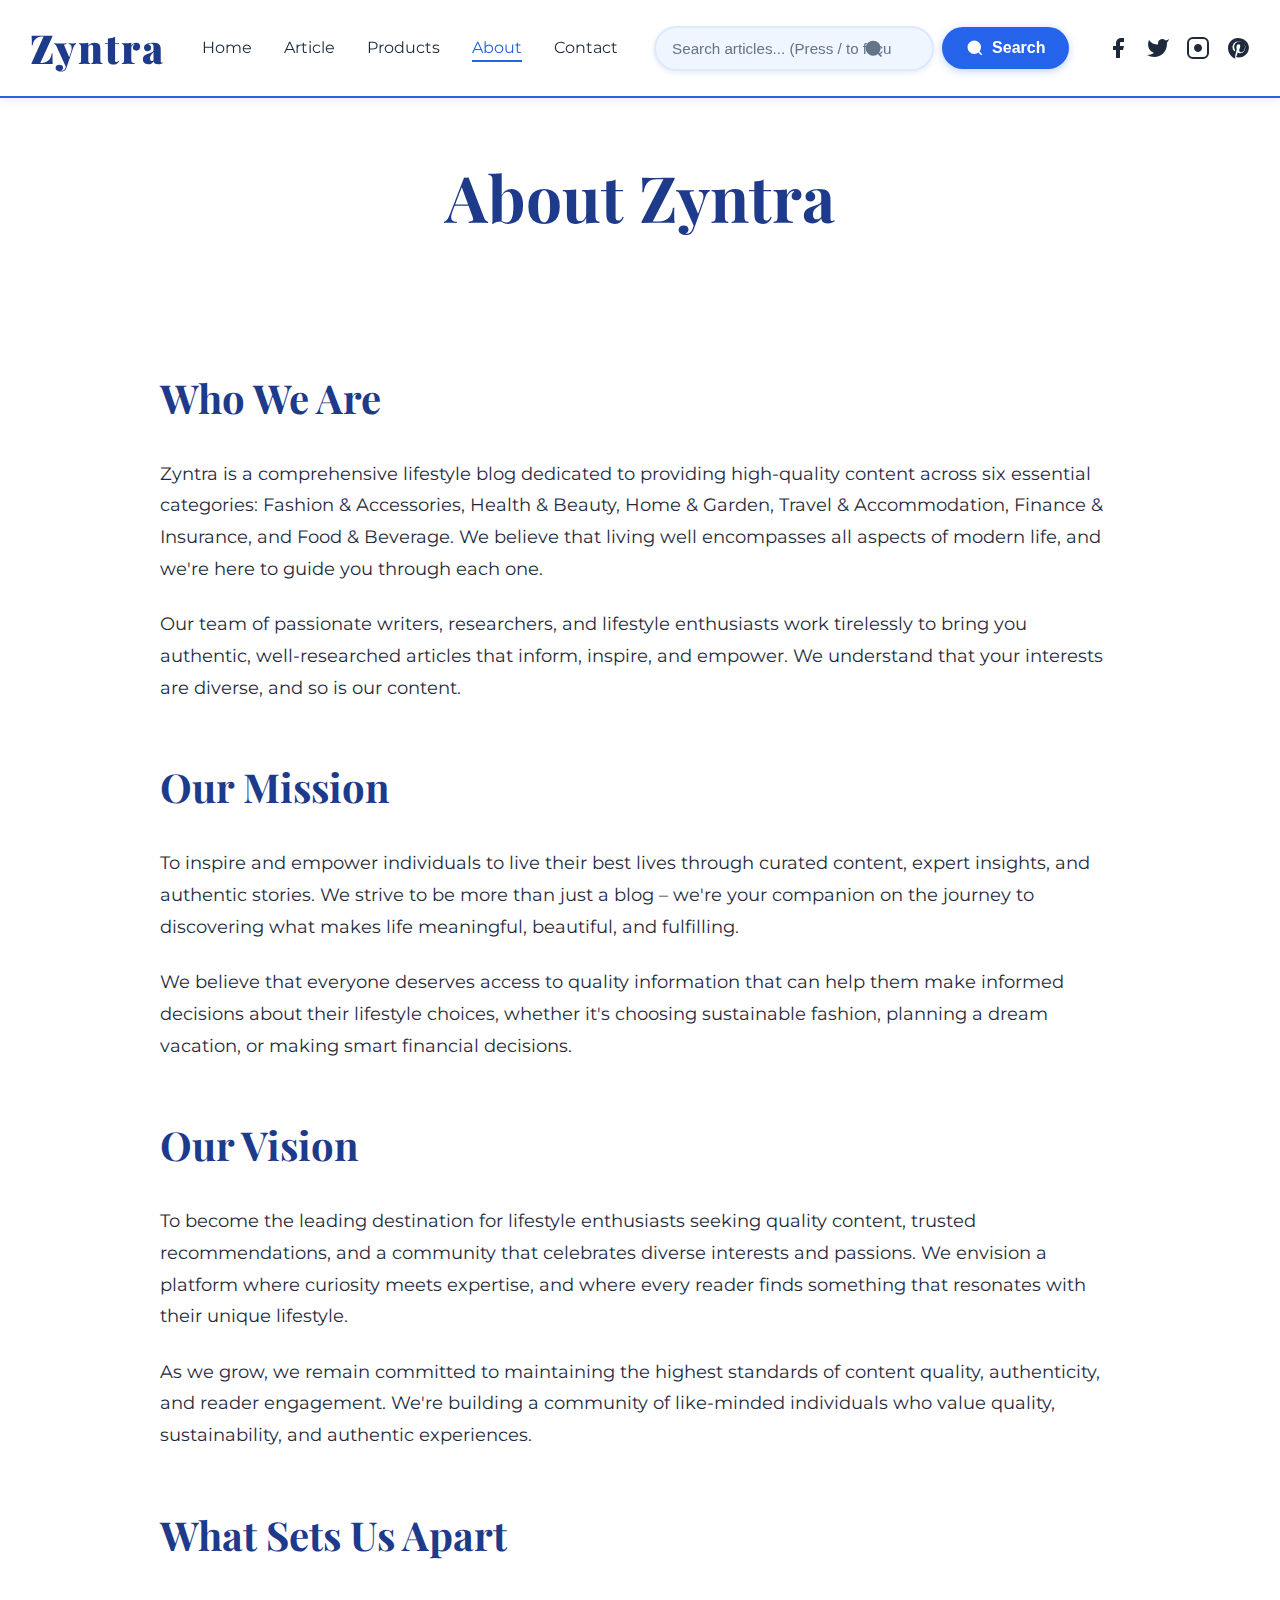
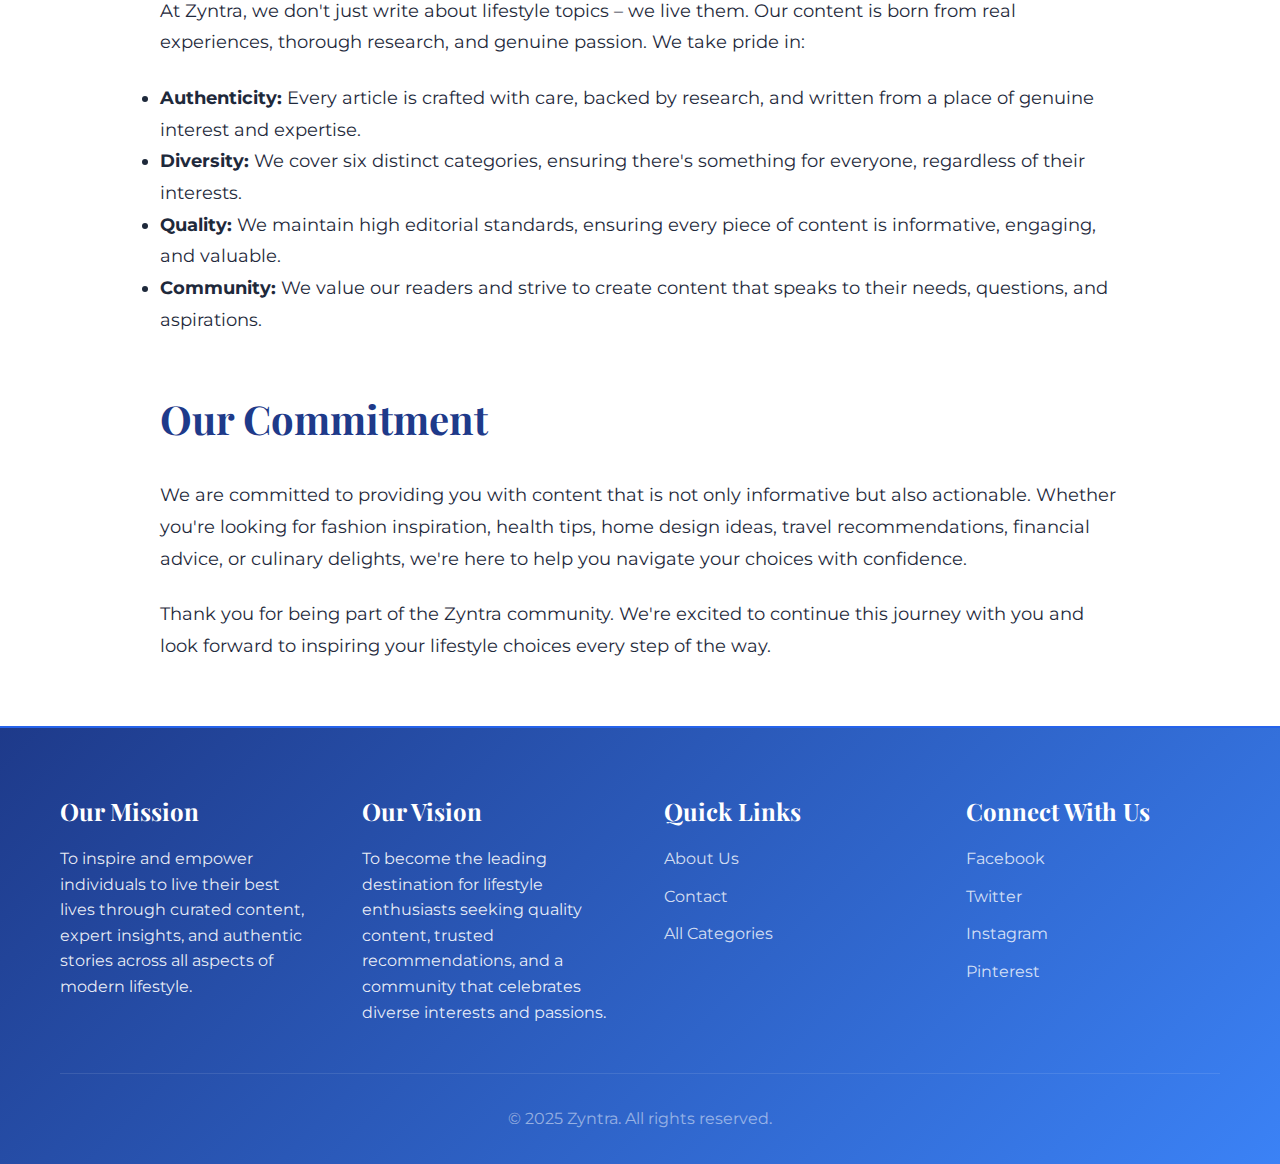
<file: about.html>
<!DOCTYPE html>
<html lang="en">
<head>
    <meta charset="UTF-8">
    <meta name="viewport" content="width=device-width, initial-scale=1.0">
    <title>About Us - Zyntra</title>
    <link rel="stylesheet" href="css/style.css">
    <link rel="preconnect" href="https://fonts.googleapis.com">
    <link rel="preconnect" href="https://fonts.gstatic.com" crossorigin>
    <link href="https://fonts.googleapis.com/css2?family=Playfair+Display:wght@400;700;900&family=Montserrat:wght@300;400;600;700&display=swap" rel="stylesheet">
    <style>
        .icon {
            width: 20px;
            height: 20px;
            display: inline-block;
            vertical-align: middle;
            fill: currentColor;
        }
        .social-icon {
            display: inline-flex;
            align-items: center;
            justify-content: center;
        }
        .social-icon .icon {
            width: 24px;
            height: 24px;
        }
    </style>
</head>
<body>
    <!-- Navigation -->
    <nav class="navbar">
        <div class="nav-container">
            <div class="logo">
                <a href="index.html">Zyntra</a>
            </div>
            <ul class="nav-menu">
                <li><a href="index.html">Home</a></li>
                <li class="dropdown">
                    <a href="articles.html" class="dropdown-toggle">Article</a>
                    <ul class="dropdown-menu">
                        <li><a href="category.html?cat=fashion">Fashion & Accessories</a></li>
                        <li><a href="category.html?cat=health">Health & Beauty</a></li>
                        <li><a href="category.html?cat=home">Home & Garden</a></li>
                        <li><a href="category.html?cat=travel">Travel & Accommodation</a></li>
                        <li><a href="category.html?cat=finance">Finance & Insurance</a></li>
                        <li><a href="category.html?cat=food">Food & Beverage</a></li>
                    </ul>
                </li>
                <li><a href="products.html">Products</a></li>
                <li><a href="about.html" class="active">About</a></li>
                <li><a href="contact.html">Contact</a></li>
            </ul>
            <div class="search-box">
                <div class="search-box-wrapper">
                    <input type="text" id="searchInput" placeholder="Search articles... (Press / to focus)">
                    <div class="search-icon-wrapper">
                        <svg class="icon" viewBox="0 0 24 24" fill="none" stroke="currentColor" stroke-width="2">
                            <circle cx="11" cy="11" r="8"></circle>
                            <path d="m21 21-4.35-4.35"></path>
                        </svg>
                    </div>
                </div>
                <button id="searchBtn">
                    <svg class="icon" viewBox="0 0 24 24" fill="none" stroke="currentColor" stroke-width="2">
                        <circle cx="11" cy="11" r="8"></circle>
                        <path d="m21 21-4.35-4.35"></path>
                    </svg>
                    Search
                </button>
            </div>
            <div class="social-icons">
                <a href="https://facebook.com" target="_blank" class="social-icon">
                    <svg class="icon" viewBox="0 0 24 24" fill="currentColor">
                        <path d="M18 2h-3a5 5 0 0 0-5 5v3H7v4h3v8h4v-8h3l1-4h-4V7a1 1 0 0 1 1-1h3z"/>
                    </svg>
                </a>
                <a href="https://twitter.com" target="_blank" class="social-icon">
                    <svg class="icon" viewBox="0 0 24 24" fill="currentColor">
                        <path d="M23 3a10.9 10.9 0 0 1-3.14 1.53 4.48 4.48 0 0 0-7.86 3v1A10.66 10.66 0 0 1 3 4s-4 9 5 13a11.64 11.64 0 0 1-7 2c9 5 20 0 20-11.5a4.5 4.5 0 0 0-.08-.83A7.72 7.72 0 0 0 23 3z"/>
                    </svg>
                </a>
                <a href="https://instagram.com" target="_blank" class="social-icon">
                    <svg class="icon" viewBox="0 0 24 24" fill="currentColor">
                        <rect x="2" y="2" width="20" height="20" rx="5" ry="5" fill="none" stroke="currentColor" stroke-width="2"/>
                        <path d="M16 11.37A4 4 0 1 1 12.63 8 4 4 0 0 1 16 11.37z"/>
                        <line x1="17.5" y1="6.5" x2="17.51" y2="6.5" stroke="currentColor" stroke-width="2"/>
                    </svg>
                </a>
                <a href="https://pinterest.com" target="_blank" class="social-icon">
                    <svg class="icon" viewBox="0 0 24 24" fill="currentColor">
                        <path d="M12 2C6.48 2 2 6.48 2 12c0 4.84 3.01 8.97 7.26 10.63-.1-.9-.19-2.28.04-3.26l1.5-6.35s-.37-.74-.37-1.83c0-1.72 1-3 2.24-3 1.06 0 1.57.79 1.57 1.74 0 1.06-.68 2.64-1.03 4.1-.29 1.24.62 2.26 1.85 2.26 2.22 0 3.93-2.34 3.93-5.72 0-2.99-2.15-5.09-5.22-5.09-3.55 0-5.63 2.66-5.63 5.41 0 1.07.41 2.22.93 2.66a.3.3 0 0 1 .07.28c-.08.33-.25 1.04-.28 1.19-.04.18-.14.22-.33.13-1.24-.58-2.02-2.4-2.02-3.86 0-3.15 2.29-6.05 6.6-6.05 3.47 0 6.16 2.47 6.16 5.77 0 3.44-2.17 6.21-5.18 6.21-1.01 0-1.97-.53-2.3-1.23l-.63 2.4c-.23.89-.85 2.01-1.27 2.69.96.3 1.98.45 3.02.45 5.52 0 10-4.48 10-10S17.52 2 12 2z"/>
                    </svg>
                </a>
            </div>
        </div>
    </nav>

    <!-- About Content -->
    <div class="container">
        <div class="about-page">
            <div class="about-header">
                <h1>About Zyntra</h1>
                <p style="font-size: 1.3rem; color: rgba(255, 255, 255, 0.8);">Your trusted source for lifestyle inspiration</p>
            </div>
            
            <div class="about-content">
                <h2>Who We Are</h2>
                <p>Zyntra is a comprehensive lifestyle blog dedicated to providing high-quality content across six essential categories: Fashion & Accessories, Health & Beauty, Home & Garden, Travel & Accommodation, Finance & Insurance, and Food & Beverage. We believe that living well encompasses all aspects of modern life, and we're here to guide you through each one.</p>
                
                <p>Our team of passionate writers, researchers, and lifestyle enthusiasts work tirelessly to bring you authentic, well-researched articles that inform, inspire, and empower. We understand that your interests are diverse, and so is our content.</p>
                
                <h2>Our Mission</h2>
                <p>To inspire and empower individuals to live their best lives through curated content, expert insights, and authentic stories. We strive to be more than just a blog – we're your companion on the journey to discovering what makes life meaningful, beautiful, and fulfilling.</p>
                
                <p>We believe that everyone deserves access to quality information that can help them make informed decisions about their lifestyle choices, whether it's choosing sustainable fashion, planning a dream vacation, or making smart financial decisions.</p>
                
                <h2>Our Vision</h2>
                <p>To become the leading destination for lifestyle enthusiasts seeking quality content, trusted recommendations, and a community that celebrates diverse interests and passions. We envision a platform where curiosity meets expertise, and where every reader finds something that resonates with their unique lifestyle.</p>
                
                <p>As we grow, we remain committed to maintaining the highest standards of content quality, authenticity, and reader engagement. We're building a community of like-minded individuals who value quality, sustainability, and authentic experiences.</p>
                
                <h2>What Sets Us Apart</h2>
                <p>At Zyntra, we don't just write about lifestyle topics – we live them. Our content is born from real experiences, thorough research, and genuine passion. We take pride in:</p>
                
                <ul>
                    <li><strong>Authenticity:</strong> Every article is crafted with care, backed by research, and written from a place of genuine interest and expertise.</li>
                    <li><strong>Diversity:</strong> We cover six distinct categories, ensuring there's something for everyone, regardless of their interests.</li>
                    <li><strong>Quality:</strong> We maintain high editorial standards, ensuring every piece of content is informative, engaging, and valuable.</li>
                    <li><strong>Community:</strong> We value our readers and strive to create content that speaks to their needs, questions, and aspirations.</li>
                </ul>
                
                <h2>Our Commitment</h2>
                <p>We are committed to providing you with content that is not only informative but also actionable. Whether you're looking for fashion inspiration, health tips, home design ideas, travel recommendations, financial advice, or culinary delights, we're here to help you navigate your choices with confidence.</p>
                
                <p>Thank you for being part of the Zyntra community. We're excited to continue this journey with you and look forward to inspiring your lifestyle choices every step of the way.</p>
            </div>
        </div>
    </div>

    <!-- Footer -->
    <footer class="footer">
        <div class="container">
            <div class="footer-content">
                <div class="footer-section">
                    <h3>Our Mission</h3>
                    <p>To inspire and empower individuals to live their best lives through curated content, expert insights, and authentic stories across all aspects of modern lifestyle.</p>
                </div>
                <div class="footer-section">
                    <h3>Our Vision</h3>
                    <p>To become the leading destination for lifestyle enthusiasts seeking quality content, trusted recommendations, and a community that celebrates diverse interests and passions.</p>
                </div>
                <div class="footer-section">
                    <h3>Quick Links</h3>
                    <ul>
                        <li><a href="about.html">About Us</a></li>
                        <li><a href="contact.html">Contact</a></li>
                        <li><a href="category.html">All Categories</a></li>
                    </ul>
                </div>
                <div class="footer-section">
                    <h3>Connect With Us</h3>
                    <div class="footer-social">
                        <a href="https://facebook.com" target="_blank">Facebook</a>
                        <a href="https://twitter.com" target="_blank">Twitter</a>
                        <a href="https://instagram.com" target="_blank">Instagram</a>
                        <a href="https://pinterest.com" target="_blank">Pinterest</a>
                    </div>
                </div>
            </div>
            <div class="footer-bottom">
                <p>&copy; 2025 Zyntra. All rights reserved.</p>
            </div>
        </div>
    </footer>

    <script src="js/data.js"></script>
    <script src="js/main.js"></script>
</body>
</html>
</file>
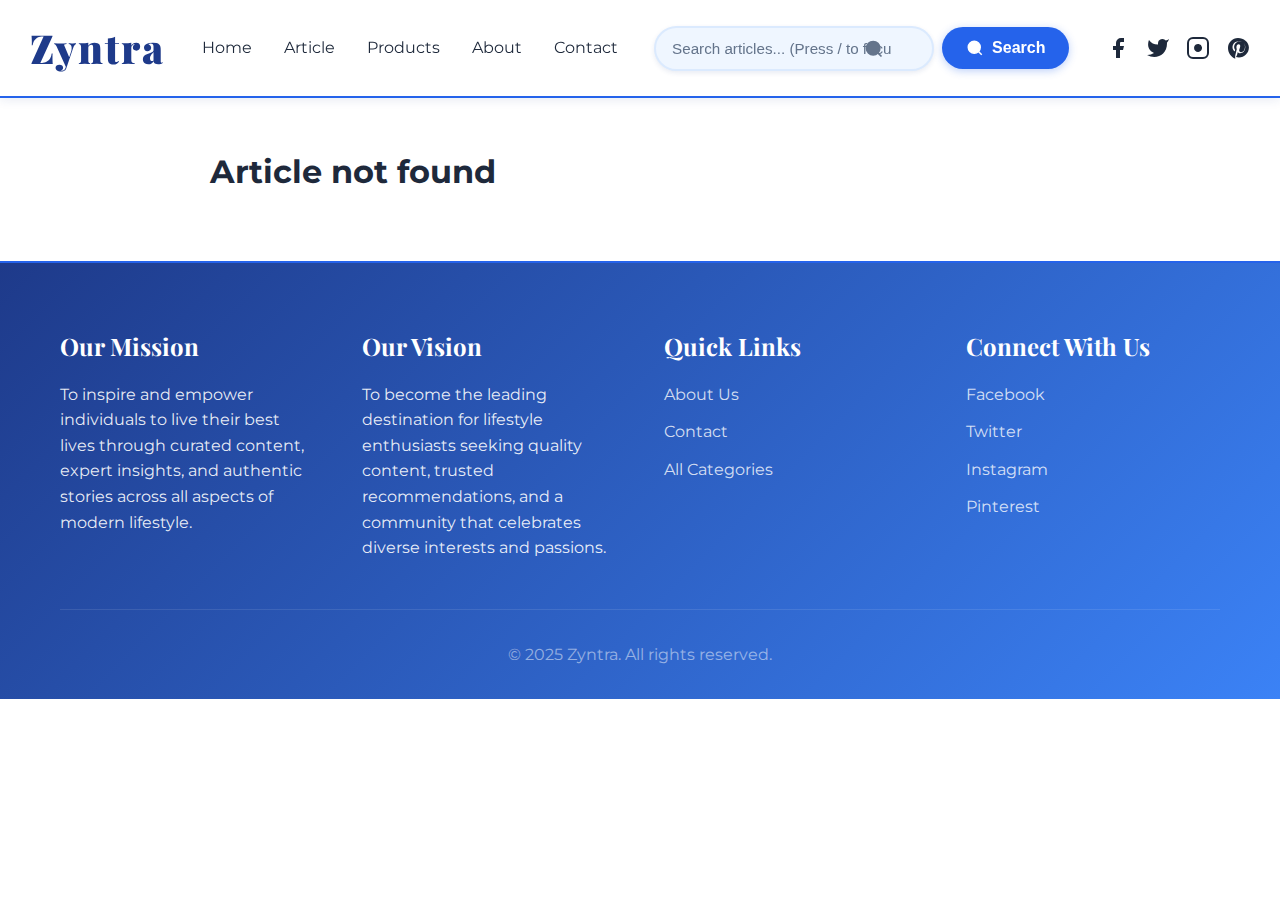
<file: article.html>
<!DOCTYPE html>
<html lang="en">
<head>
    <meta charset="UTF-8">
    <meta name="viewport" content="width=device-width, initial-scale=1.0">
    <title>Article - Zyntra</title>
    <link rel="stylesheet" href="css/style.css">
    <link rel="preconnect" href="https://fonts.googleapis.com">
    <link rel="preconnect" href="https://fonts.gstatic.com" crossorigin>
    <link href="https://fonts.googleapis.com/css2?family=Playfair+Display:wght@400;700;900&family=Montserrat:wght@300;400;600;700&display=swap" rel="stylesheet">
    <style>
        .icon {
            width: 20px;
            height: 20px;
            display: inline-block;
            vertical-align: middle;
            fill: currentColor;
        }
        .social-icon {
            display: inline-flex;
            align-items: center;
            justify-content: center;
        }
        .social-icon .icon {
            width: 24px;
            height: 24px;
        }
    </style>
</head>
<body>
    <!-- Navigation -->
    <nav class="navbar">
        <div class="nav-container">
            <div class="logo">
                <a href="index.html">Zyntra</a>
            </div>
            <ul class="nav-menu">
                <li><a href="index.html">Home</a></li>
                <li class="dropdown">
                    <a href="articles.html" class="dropdown-toggle">Article</a>
                    <ul class="dropdown-menu">
                        <li><a href="category.html?cat=fashion">Fashion & Accessories</a></li>
                        <li><a href="category.html?cat=health">Health & Beauty</a></li>
                        <li><a href="category.html?cat=home">Home & Garden</a></li>
                        <li><a href="category.html?cat=travel">Travel & Accommodation</a></li>
                        <li><a href="category.html?cat=finance">Finance & Insurance</a></li>
                        <li><a href="category.html?cat=food">Food & Beverage</a></li>
                    </ul>
                </li>
                <li><a href="products.html">Products</a></li>
                <li><a href="about.html">About</a></li>
                <li><a href="contact.html">Contact</a></li>
            </ul>
            <div class="search-box">
                <div class="search-box-wrapper">
                    <input type="text" id="searchInput" placeholder="Search articles... (Press / to focus)">
                    <div class="search-icon-wrapper">
                        <svg class="icon" viewBox="0 0 24 24" fill="none" stroke="currentColor" stroke-width="2">
                            <circle cx="11" cy="11" r="8"></circle>
                            <path d="m21 21-4.35-4.35"></path>
                        </svg>
                    </div>
                </div>
                <button id="searchBtn">
                    <svg class="icon" viewBox="0 0 24 24" fill="none" stroke="currentColor" stroke-width="2">
                        <circle cx="11" cy="11" r="8"></circle>
                        <path d="m21 21-4.35-4.35"></path>
                    </svg>
                    Search
                </button>
            </div>
            <div class="social-icons">
                <a href="https://facebook.com" target="_blank" class="social-icon">
                    <svg class="icon" viewBox="0 0 24 24" fill="currentColor">
                        <path d="M18 2h-3a5 5 0 0 0-5 5v3H7v4h3v8h4v-8h3l1-4h-4V7a1 1 0 0 1 1-1h3z"/>
                    </svg>
                </a>
                <a href="https://twitter.com" target="_blank" class="social-icon">
                    <svg class="icon" viewBox="0 0 24 24" fill="currentColor">
                        <path d="M23 3a10.9 10.9 0 0 1-3.14 1.53 4.48 4.48 0 0 0-7.86 3v1A10.66 10.66 0 0 1 3 4s-4 9 5 13a11.64 11.64 0 0 1-7 2c9 5 20 0 20-11.5a4.5 4.5 0 0 0-.08-.83A7.72 7.72 0 0 0 23 3z"/>
                    </svg>
                </a>
                <a href="https://instagram.com" target="_blank" class="social-icon">
                    <svg class="icon" viewBox="0 0 24 24" fill="currentColor">
                        <rect x="2" y="2" width="20" height="20" rx="5" ry="5" fill="none" stroke="currentColor" stroke-width="2"/>
                        <path d="M16 11.37A4 4 0 1 1 12.63 8 4 4 0 0 1 16 11.37z"/>
                        <line x1="17.5" y1="6.5" x2="17.51" y2="6.5" stroke="currentColor" stroke-width="2"/>
                    </svg>
                </a>
                <a href="https://pinterest.com" target="_blank" class="social-icon">
                    <svg class="icon" viewBox="0 0 24 24" fill="currentColor">
                        <path d="M12 2C6.48 2 2 6.48 2 12c0 4.84 3.01 8.97 7.26 10.63-.1-.9-.19-2.28.04-3.26l1.5-6.35s-.37-.74-.37-1.83c0-1.72 1-3 2.24-3 1.06 0 1.57.79 1.57 1.74 0 1.06-.68 2.64-1.03 4.1-.29 1.24.62 2.26 1.85 2.26 2.22 0 3.93-2.34 3.93-5.72 0-2.99-2.15-5.09-5.22-5.09-3.55 0-5.63 2.66-5.63 5.41 0 1.07.41 2.22.93 2.66a.3.3 0 0 1 .07.28c-.08.33-.25 1.04-.28 1.19-.04.18-.14.22-.33.13-1.24-.58-2.02-2.4-2.02-3.86 0-3.15 2.29-6.05 6.6-6.05 3.47 0 6.16 2.47 6.16 5.77 0 3.44-2.17 6.21-5.18 6.21-1.01 0-1.97-.53-2.3-1.23l-.63 2.4c-.23.89-.85 2.01-1.27 2.69.96.3 1.98.45 3.02.45 5.52 0 10-4.48 10-10S17.52 2 12 2z"/>
                    </svg>
                </a>
            </div>
        </div>
    </nav>

    <!-- Article Detail -->
    <div class="container">
        <article class="article-detail">
            <!-- Content loaded by JavaScript -->
        </article>
    </div>

    <!-- Footer -->
    <footer class="footer">
        <div class="container">
            <div class="footer-content">
                <div class="footer-section">
                    <h3>Our Mission</h3>
                    <p>To inspire and empower individuals to live their best lives through curated content, expert insights, and authentic stories across all aspects of modern lifestyle.</p>
                </div>
                <div class="footer-section">
                    <h3>Our Vision</h3>
                    <p>To become the leading destination for lifestyle enthusiasts seeking quality content, trusted recommendations, and a community that celebrates diverse interests and passions.</p>
                </div>
                <div class="footer-section">
                    <h3>Quick Links</h3>
                    <ul>
                        <li><a href="about.html">About Us</a></li>
                        <li><a href="contact.html">Contact</a></li>
                        <li><a href="category.html">All Categories</a></li>
                    </ul>
                </div>
                <div class="footer-section">
                    <h3>Connect With Us</h3>
                    <div class="footer-social">
                        <a href="https://facebook.com" target="_blank">Facebook</a>
                        <a href="https://twitter.com" target="_blank">Twitter</a>
                        <a href="https://instagram.com" target="_blank">Instagram</a>
                        <a href="https://pinterest.com" target="_blank">Pinterest</a>
                    </div>
                </div>
            </div>
            <div class="footer-bottom">
                <p>&copy; 2025 Zyntra. All rights reserved.</p>
            </div>
        </div>
    </footer>

    <script src="js/data.js"></script>
    <script src="js/main.js"></script>
</body>
</html>
</file>
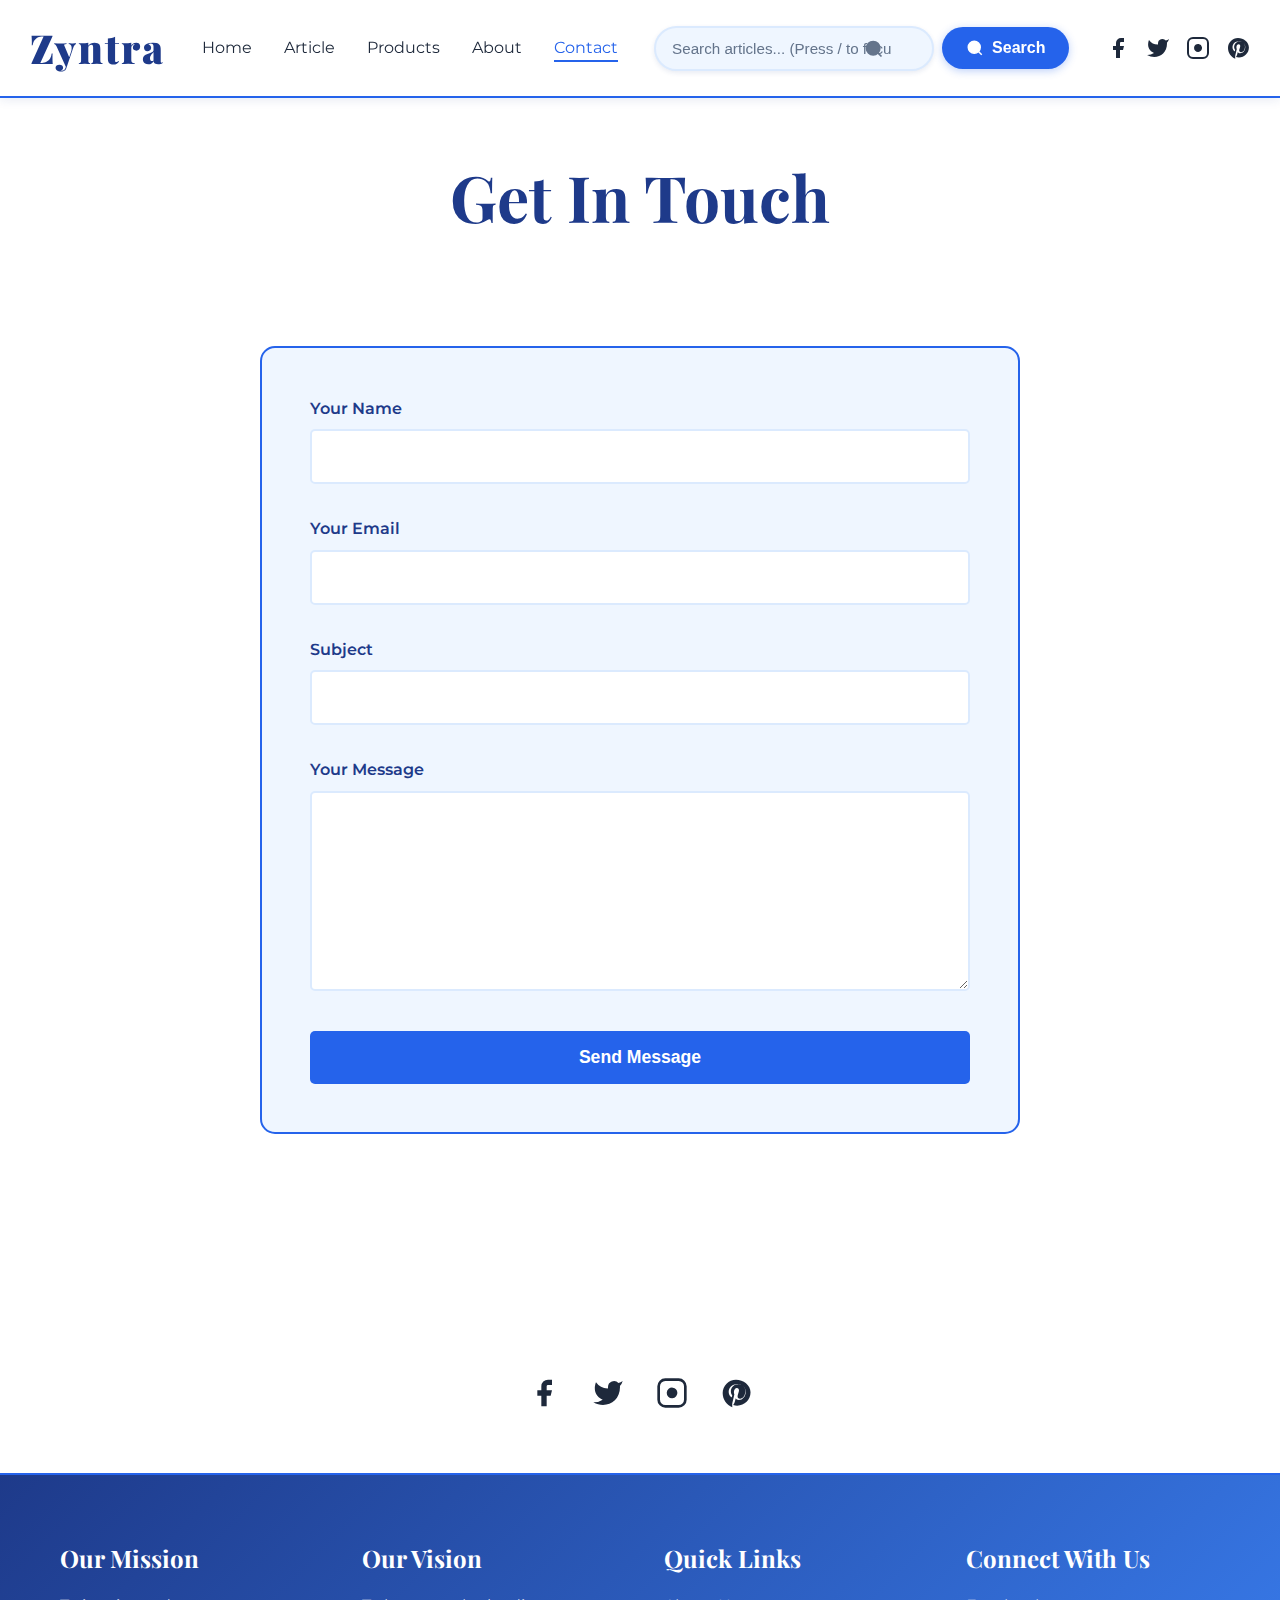
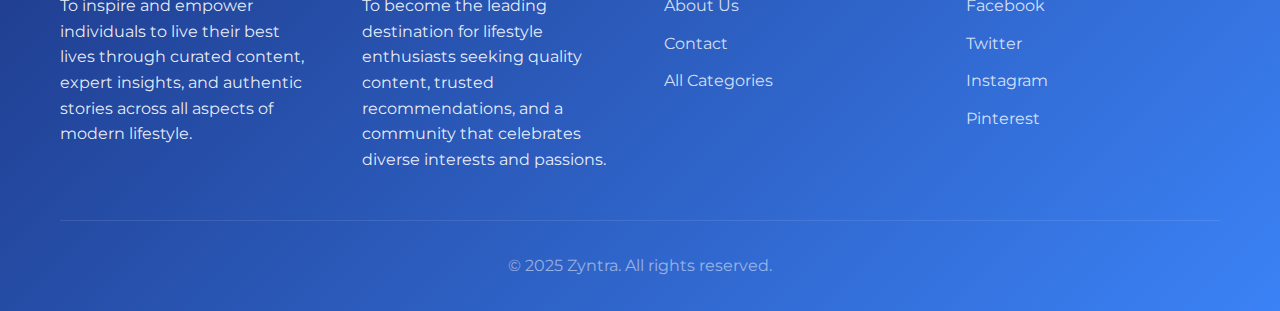
<file: contact.html>
<!DOCTYPE html>
<html lang="en">
<head>
    <meta charset="UTF-8">
    <meta name="viewport" content="width=device-width, initial-scale=1.0">
    <title>Contact Us - Zyntra</title>
    <link rel="stylesheet" href="css/style.css">
    <link rel="preconnect" href="https://fonts.googleapis.com">
    <link rel="preconnect" href="https://fonts.gstatic.com" crossorigin>
    <link href="https://fonts.googleapis.com/css2?family=Playfair+Display:wght@400;700;900&family=Montserrat:wght@300;400;600;700&display=swap" rel="stylesheet">
    <style>
        .icon {
            width: 20px;
            height: 20px;
            display: inline-block;
            vertical-align: middle;
            fill: currentColor;
        }
        .social-icon {
            display: inline-flex;
            align-items: center;
            justify-content: center;
        }
        .social-icon .icon {
            width: 24px;
            height: 24px;
        }
    </style>
</head>
<body>
    <!-- Navigation -->
    <nav class="navbar">
        <div class="nav-container">
            <div class="logo">
                <a href="index.html">Zyntra</a>
            </div>
            <ul class="nav-menu">
                <li><a href="index.html">Home</a></li>
                <li class="dropdown">
                    <a href="articles.html" class="dropdown-toggle">Article</a>
                    <ul class="dropdown-menu">
                        <li><a href="category.html?cat=fashion">Fashion & Accessories</a></li>
                        <li><a href="category.html?cat=health">Health & Beauty</a></li>
                        <li><a href="category.html?cat=home">Home & Garden</a></li>
                        <li><a href="category.html?cat=travel">Travel & Accommodation</a></li>
                        <li><a href="category.html?cat=finance">Finance & Insurance</a></li>
                        <li><a href="category.html?cat=food">Food & Beverage</a></li>
                    </ul>
                </li>
                <li><a href="products.html">Products</a></li>
                <li><a href="about.html">About</a></li>
                <li><a href="contact.html" class="active">Contact</a></li>
            </ul>
            <div class="search-box">
                <div class="search-box-wrapper">
                    <input type="text" id="searchInput" placeholder="Search articles... (Press / to focus)">
                    <div class="search-icon-wrapper">
                        <svg class="icon" viewBox="0 0 24 24" fill="none" stroke="currentColor" stroke-width="2">
                            <circle cx="11" cy="11" r="8"></circle>
                            <path d="m21 21-4.35-4.35"></path>
                        </svg>
                    </div>
                </div>
                <button id="searchBtn">
                    <svg class="icon" viewBox="0 0 24 24" fill="none" stroke="currentColor" stroke-width="2">
                        <circle cx="11" cy="11" r="8"></circle>
                        <path d="m21 21-4.35-4.35"></path>
                    </svg>
                    Search
                </button>
            </div>
            <div class="social-icons">
                <a href="https://facebook.com" target="_blank" class="social-icon">
                    <svg class="icon" viewBox="0 0 24 24" fill="currentColor">
                        <path d="M18 2h-3a5 5 0 0 0-5 5v3H7v4h3v8h4v-8h3l1-4h-4V7a1 1 0 0 1 1-1h3z"/>
                    </svg>
                </a>
                <a href="https://twitter.com" target="_blank" class="social-icon">
                    <svg class="icon" viewBox="0 0 24 24" fill="currentColor">
                        <path d="M23 3a10.9 10.9 0 0 1-3.14 1.53 4.48 4.48 0 0 0-7.86 3v1A10.66 10.66 0 0 1 3 4s-4 9 5 13a11.64 11.64 0 0 1-7 2c9 5 20 0 20-11.5a4.5 4.5 0 0 0-.08-.83A7.72 7.72 0 0 0 23 3z"/>
                    </svg>
                </a>
                <a href="https://instagram.com" target="_blank" class="social-icon">
                    <svg class="icon" viewBox="0 0 24 24" fill="currentColor">
                        <rect x="2" y="2" width="20" height="20" rx="5" ry="5" fill="none" stroke="currentColor" stroke-width="2"/>
                        <path d="M16 11.37A4 4 0 1 1 12.63 8 4 4 0 0 1 16 11.37z"/>
                        <line x1="17.5" y1="6.5" x2="17.51" y2="6.5" stroke="currentColor" stroke-width="2"/>
                    </svg>
                </a>
                <a href="https://pinterest.com" target="_blank" class="social-icon">
                    <svg class="icon" viewBox="0 0 24 24" fill="currentColor">
                        <path d="M12 2C6.48 2 2 6.48 2 12c0 4.84 3.01 8.97 7.26 10.63-.1-.9-.19-2.28.04-3.26l1.5-6.35s-.37-.74-.37-1.83c0-1.72 1-3 2.24-3 1.06 0 1.57.79 1.57 1.74 0 1.06-.68 2.64-1.03 4.1-.29 1.24.62 2.26 1.85 2.26 2.22 0 3.93-2.34 3.93-5.72 0-2.99-2.15-5.09-5.22-5.09-3.55 0-5.63 2.66-5.63 5.41 0 1.07.41 2.22.93 2.66a.3.3 0 0 1 .07.28c-.08.33-.25 1.04-.28 1.19-.04.18-.14.22-.33.13-1.24-.58-2.02-2.4-2.02-3.86 0-3.15 2.29-6.05 6.6-6.05 3.47 0 6.16 2.47 6.16 5.77 0 3.44-2.17 6.21-5.18 6.21-1.01 0-1.97-.53-2.3-1.23l-.63 2.4c-.23.89-.85 2.01-1.27 2.69.96.3 1.98.45 3.02.45 5.52 0 10-4.48 10-10S17.52 2 12 2z"/>
                    </svg>
                </a>
            </div>
        </div>
    </nav>

    <!-- Contact Content -->
    <div class="container">
        <div class="contact-page">
            <div class="contact-header">
                <h1>Get In Touch</h1>
                <p style="font-size: 1.3rem; color: rgba(255, 255, 255, 0.8);">We'd love to hear from you</p>
            </div>
            
            <div class="contact-form">
                <form id="contactForm">
                    <div class="form-group">
                        <label for="name">Your Name</label>
                        <input type="text" id="name" name="name" required>
                    </div>
                    
                    <div class="form-group">
                        <label for="email">Your Email</label>
                        <input type="email" id="email" name="email" required>
                    </div>
                    
                    <div class="form-group">
                        <label for="subject">Subject</label>
                        <input type="text" id="subject" name="subject" required>
                    </div>
                    
                    <div class="form-group">
                        <label for="message">Your Message</label>
                        <textarea id="message" name="message" required></textarea>
                    </div>
                    
                    <button type="submit" class="submit-btn">Send Message</button>
                </form>
            </div>
            
            <div style="margin-top: 4rem; text-align: center; color: rgba(255, 255, 255, 0.7);">
                <h2 style="font-family: 'Playfair Display', serif; color: var(--primary-gold); margin-bottom: 1rem;">Other Ways to Reach Us</h2>
                <p style="margin-bottom: 0.5rem;"><strong>Email:</strong> contact@zyntra.com</p>
                <p style="margin-bottom: 0.5rem;"><strong>Phone:</strong> +1 (555) 123-4567</p>
                <p style="margin-bottom: 2rem;"><strong>Address:</strong> 123 Lifestyle Street, Creative City, CC 12345</p>
                
                <div class="social-icons" style="justify-content: center; gap: 2rem;">
                    <a href="https://facebook.com" target="_blank" class="social-icon">
                        <svg class="icon" viewBox="0 0 24 24" fill="currentColor" style="width: 32px; height: 32px;">
                            <path d="M18 2h-3a5 5 0 0 0-5 5v3H7v4h3v8h4v-8h3l1-4h-4V7a1 1 0 0 1 1-1h3z"/>
                        </svg>
                    </a>
                    <a href="https://twitter.com" target="_blank" class="social-icon">
                        <svg class="icon" viewBox="0 0 24 24" fill="currentColor" style="width: 32px; height: 32px;">
                            <path d="M23 3a10.9 10.9 0 0 1-3.14 1.53 4.48 4.48 0 0 0-7.86 3v1A10.66 10.66 0 0 1 3 4s-4 9 5 13a11.64 11.64 0 0 1-7 2c9 5 20 0 20-11.5a4.5 4.5 0 0 0-.08-.83A7.72 7.72 0 0 0 23 3z"/>
                        </svg>
                    </a>
                    <a href="https://instagram.com" target="_blank" class="social-icon">
                        <svg class="icon" viewBox="0 0 24 24" fill="currentColor" style="width: 32px; height: 32px;">
                            <rect x="2" y="2" width="20" height="20" rx="5" ry="5" fill="none" stroke="currentColor" stroke-width="2"/>
                            <path d="M16 11.37A4 4 0 1 1 12.63 8 4 4 0 0 1 16 11.37z"/>
                            <line x1="17.5" y1="6.5" x2="17.51" y2="6.5" stroke="currentColor" stroke-width="2"/>
                        </svg>
                    </a>
                    <a href="https://pinterest.com" target="_blank" class="social-icon">
                        <svg class="icon" viewBox="0 0 24 24" fill="currentColor" style="width: 32px; height: 32px;">
                            <path d="M12 2C6.48 2 2 6.48 2 12c0 4.84 3.01 8.97 7.26 10.63-.1-.9-.19-2.28.04-3.26l1.5-6.35s-.37-.74-.37-1.83c0-1.72 1-3 2.24-3 1.06 0 1.57.79 1.57 1.74 0 1.06-.68 2.64-1.03 4.1-.29 1.24.62 2.26 1.85 2.26 2.22 0 3.93-2.34 3.93-5.72 0-2.99-2.15-5.09-5.22-5.09-3.55 0-5.63 2.66-5.63 5.41 0 1.07.41 2.22.93 2.66a.3.3 0 0 1 .07.28c-.08.33-.25 1.04-.28 1.19-.04.18-.14.22-.33.13-1.24-.58-2.02-2.4-2.02-3.86 0-3.15 2.29-6.05 6.6-6.05 3.47 0 6.16 2.47 6.16 5.77 0 3.44-2.17 6.21-5.18 6.21-1.01 0-1.97-.53-2.3-1.23l-.63 2.4c-.23.89-.85 2.01-1.27 2.69.96.3 1.98.45 3.02.45 5.52 0 10-4.48 10-10S17.52 2 12 2z"/>
                        </svg>
                    </a>
                </div>
            </div>
        </div>
    </div>

    <!-- Footer -->
    <footer class="footer">
        <div class="container">
            <div class="footer-content">
                <div class="footer-section">
                    <h3>Our Mission</h3>
                    <p>To inspire and empower individuals to live their best lives through curated content, expert insights, and authentic stories across all aspects of modern lifestyle.</p>
                </div>
                <div class="footer-section">
                    <h3>Our Vision</h3>
                    <p>To become the leading destination for lifestyle enthusiasts seeking quality content, trusted recommendations, and a community that celebrates diverse interests and passions.</p>
                </div>
                <div class="footer-section">
                    <h3>Quick Links</h3>
                    <ul>
                        <li><a href="about.html">About Us</a></li>
                        <li><a href="contact.html">Contact</a></li>
                        <li><a href="category.html">All Categories</a></li>
                    </ul>
                </div>
                <div class="footer-section">
                    <h3>Connect With Us</h3>
                    <div class="footer-social">
                        <a href="https://facebook.com" target="_blank">Facebook</a>
                        <a href="https://twitter.com" target="_blank">Twitter</a>
                        <a href="https://instagram.com" target="_blank">Instagram</a>
                        <a href="https://pinterest.com" target="_blank">Pinterest</a>
                    </div>
                </div>
            </div>
            <div class="footer-bottom">
                <p>&copy; 2025 Zyntra. All rights reserved.</p>
            </div>
        </div>
    </footer>

    <script src="js/data.js"></script>
    <script src="js/main.js"></script>
    <script>
        // Contact form handling
        document.getElementById('contactForm').addEventListener('submit', function(e) {
            e.preventDefault();
            alert('Thank you for your message! We will get back to you soon.');
            this.reset();
        });
    </script>
</body>
</html>
</file>
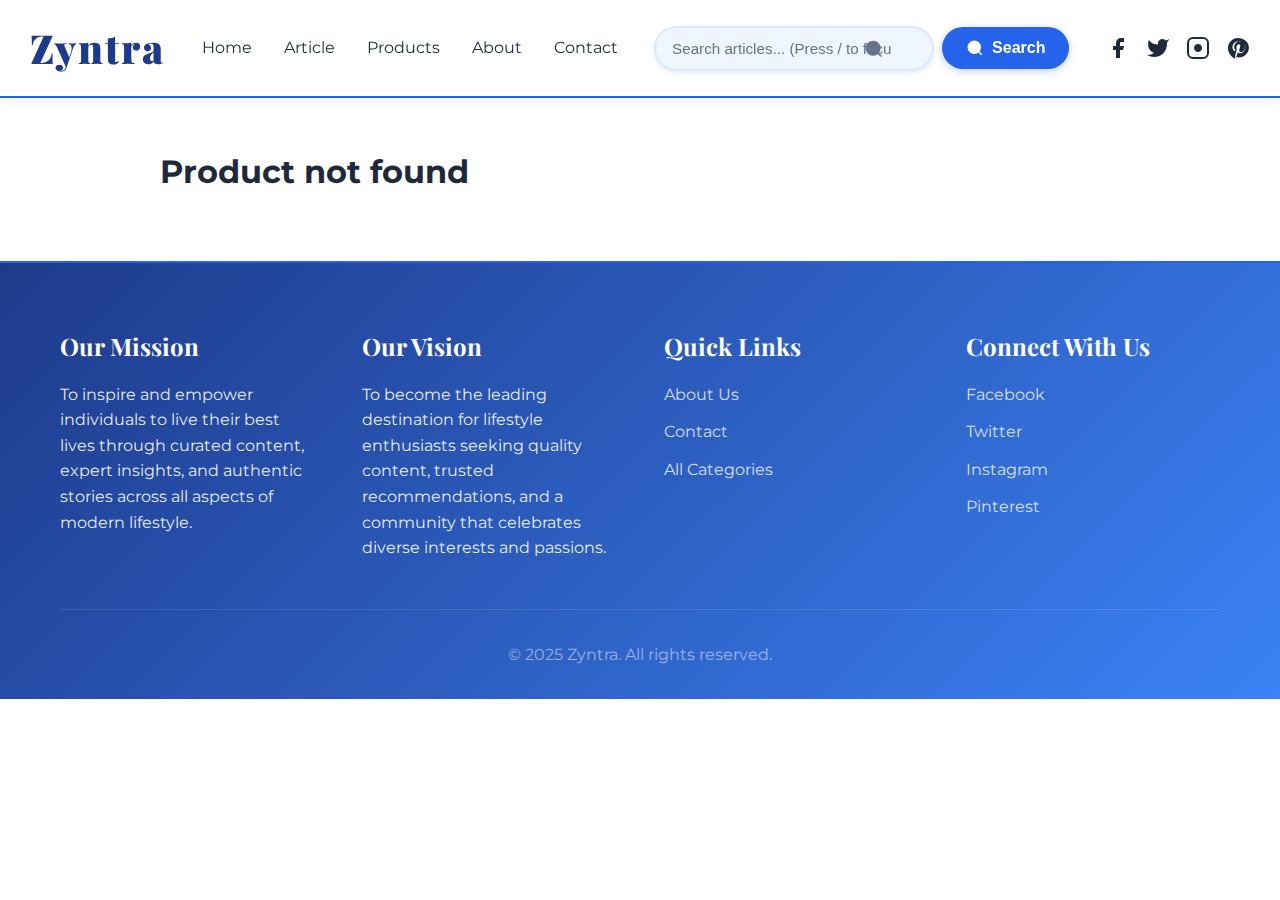
<file: product.html>
<!DOCTYPE html>
<html lang="en">
<head>
    <meta charset="UTF-8">
    <meta name="viewport" content="width=device-width, initial-scale=1.0">
    <title>Product - Zyntra</title>
    <link rel="stylesheet" href="css/style.css">
    <link rel="preconnect" href="https://fonts.googleapis.com">
    <link rel="preconnect" href="https://fonts.gstatic.com" crossorigin>
    <link href="https://fonts.googleapis.com/css2?family=Playfair+Display:wght@400;700;900&family=Montserrat:wght@300;400;600;700&display=swap" rel="stylesheet">
    <style>
        .icon {
            width: 20px;
            height: 20px;
            display: inline-block;
            vertical-align: middle;
            fill: currentColor;
        }
        .social-icon {
            display: inline-flex;
            align-items: center;
            justify-content: center;
        }
        .social-icon .icon {
            width: 24px;
            height: 24px;
        }
    </style>
</head>
<body>
    <!-- Navigation -->
    <nav class="navbar">
        <div class="nav-container">
            <div class="logo">
                <a href="index.html">Zyntra</a>
            </div>
            <ul class="nav-menu">
                <li><a href="index.html">Home</a></li>
                <li class="dropdown">
                    <a href="articles.html" class="dropdown-toggle">Article</a>
                    <ul class="dropdown-menu">
                        <li><a href="category.html?cat=fashion">Fashion & Accessories</a></li>
                        <li><a href="category.html?cat=health">Health & Beauty</a></li>
                        <li><a href="category.html?cat=home">Home & Garden</a></li>
                        <li><a href="category.html?cat=travel">Travel & Accommodation</a></li>
                        <li><a href="category.html?cat=finance">Finance & Insurance</a></li>
                        <li><a href="category.html?cat=food">Food & Beverage</a></li>
                    </ul>
                </li>
                <li><a href="products.html">Products</a></li>
                <li><a href="about.html">About</a></li>
                <li><a href="contact.html">Contact</a></li>
            </ul>
            <div class="search-box">
                <div class="search-box-wrapper">
                    <input type="text" id="searchInput" placeholder="Search articles... (Press / to focus)">
                    <div class="search-icon-wrapper">
                        <svg class="icon" viewBox="0 0 24 24" fill="none" stroke="currentColor" stroke-width="2">
                            <circle cx="11" cy="11" r="8"></circle>
                            <path d="m21 21-4.35-4.35"></path>
                        </svg>
                    </div>
                </div>
                <button id="searchBtn">
                    <svg class="icon" viewBox="0 0 24 24" fill="none" stroke="currentColor" stroke-width="2">
                        <circle cx="11" cy="11" r="8"></circle>
                        <path d="m21 21-4.35-4.35"></path>
                    </svg>
                    Search
                </button>
            </div>
            <div class="social-icons">
                <a href="https://facebook.com" target="_blank" class="social-icon">
                    <svg class="icon" viewBox="0 0 24 24" fill="currentColor">
                        <path d="M18 2h-3a5 5 0 0 0-5 5v3H7v4h3v8h4v-8h3l1-4h-4V7a1 1 0 0 1 1-1h3z"/>
                    </svg>
                </a>
                <a href="https://twitter.com" target="_blank" class="social-icon">
                    <svg class="icon" viewBox="0 0 24 24" fill="currentColor">
                        <path d="M23 3a10.9 10.9 0 0 1-3.14 1.53 4.48 4.48 0 0 0-7.86 3v1A10.66 10.66 0 0 1 3 4s-4 9 5 13a11.64 11.64 0 0 1-7 2c9 5 20 0 20-11.5a4.5 4.5 0 0 0-.08-.83A7.72 7.72 0 0 0 23 3z"/>
                    </svg>
                </a>
                <a href="https://instagram.com" target="_blank" class="social-icon">
                    <svg class="icon" viewBox="0 0 24 24" fill="currentColor">
                        <rect x="2" y="2" width="20" height="20" rx="5" ry="5" fill="none" stroke="currentColor" stroke-width="2"/>
                        <path d="M16 11.37A4 4 0 1 1 12.63 8 4 4 0 0 1 16 11.37z"/>
                        <line x1="17.5" y1="6.5" x2="17.51" y2="6.5" stroke="currentColor" stroke-width="2"/>
                    </svg>
                </a>
                <a href="https://pinterest.com" target="_blank" class="social-icon">
                    <svg class="icon" viewBox="0 0 24 24" fill="currentColor">
                        <path d="M12 2C6.48 2 2 6.48 2 12c0 4.84 3.01 8.97 7.26 10.63-.1-.9-.19-2.28.04-3.26l1.5-6.35s-.37-.74-.37-1.83c0-1.72 1-3 2.24-3 1.06 0 1.57.79 1.57 1.74 0 1.06-.68 2.64-1.03 4.1-.29 1.24.62 2.26 1.85 2.26 2.22 0 3.93-2.34 3.93-5.72 0-2.99-2.15-5.09-5.22-5.09-3.55 0-5.63 2.66-5.63 5.41 0 1.07.41 2.22.93 2.66a.3.3 0 0 1 .07.28c-.08.33-.25 1.04-.28 1.19-.04.18-.14.22-.33.13-1.24-.58-2.02-2.4-2.02-3.86 0-3.15 2.29-6.05 6.6-6.05 3.47 0 6.16 2.47 6.16 5.77 0 3.44-2.17 6.21-5.18 6.21-1.01 0-1.97-.53-2.3-1.23l-.63 2.4c-.23.89-.85 2.01-1.27 2.69.96.3 1.98.45 3.02.45 5.52 0 10-4.48 10-10S17.52 2 12 2z"/>
                    </svg>
                </a>
            </div>
        </div>
    </nav>

    <!-- Product Detail -->
    <div class="container">
        <div class="product-detail">
            <!-- Content loaded by JavaScript -->
        </div>
    </div>

    <!-- Footer -->
    <footer class="footer">
        <div class="container">
            <div class="footer-content">
                <div class="footer-section">
                    <h3>Our Mission</h3>
                    <p>To inspire and empower individuals to live their best lives through curated content, expert insights, and authentic stories across all aspects of modern lifestyle.</p>
                </div>
                <div class="footer-section">
                    <h3>Our Vision</h3>
                    <p>To become the leading destination for lifestyle enthusiasts seeking quality content, trusted recommendations, and a community that celebrates diverse interests and passions.</p>
                </div>
                <div class="footer-section">
                    <h3>Quick Links</h3>
                    <ul>
                        <li><a href="about.html">About Us</a></li>
                        <li><a href="contact.html">Contact</a></li>
                        <li><a href="category.html">All Categories</a></li>
                    </ul>
                </div>
                <div class="footer-section">
                    <h3>Connect With Us</h3>
                    <div class="footer-social">
                        <a href="https://facebook.com" target="_blank">Facebook</a>
                        <a href="https://twitter.com" target="_blank">Twitter</a>
                        <a href="https://instagram.com" target="_blank">Instagram</a>
                        <a href="https://pinterest.com" target="_blank">Pinterest</a>
                    </div>
                </div>
            </div>
            <div class="footer-bottom">
                <p>&copy; 2025 Zyntra. All rights reserved.</p>
            </div>
        </div>
    </footer>

    <script src="js/data.js"></script>
    <script src="js/main.js"></script>
</body>
</html>
</file>
<file: css/style.css>
/* Reset and Base Styles */
* {
    margin: 0;
    padding: 0;
    box-sizing: border-box;
}

:root {
    --primary-blue: #1e3a8a;
    --primary-blue-light: #3b82f6;
    --primary-blue-dark: #1e40af;
    --accent-blue: #2563eb;
    --light-blue: #dbeafe;
    --lighter-blue: #eff6ff;
    --white: #ffffff;
    --text-dark: #1e293b;
    --text-gray: #64748b;
    --gradient-1: linear-gradient(135deg, #3b82f6 0%, #2563eb 100%);
    --gradient-2: linear-gradient(135deg, #60a5fa 0%, #3b82f6 100%);
    --gradient-3: linear-gradient(135deg, #93c5fd 0%, #60a5fa 100%);
    --gradient-dark: linear-gradient(135deg, #1e3a8a 0%, #3b82f6 100%);
}

body {
    font-family: 'Montserrat', sans-serif;
    background: var(--white);
    color: var(--text-dark);
    line-height: 1.6;
    overflow-x: hidden;
}

.container {
    max-width: 1200px;
    margin: 0 auto;
    padding: 0 20px;
}

/* Navigation */
.navbar {
    background: rgba(255, 255, 255, 0.95);
    backdrop-filter: blur(10px);
    padding: 1rem 0;
    position: sticky;
    top: 0;
    z-index: 1000;
    border-bottom: 2px solid var(--accent-blue);
    box-shadow: 0 2px 10px rgba(30, 58, 138, 0.1);
}

.nav-container {
    max-width: 1400px;
    margin: 0 auto;
    padding: 0 30px;
    display: flex;
    justify-content: space-between;
    align-items: center;
    flex-wrap: wrap;
}

.logo a {
    font-family: 'Playfair Display', serif;
    font-size: 2.5rem;
    font-weight: 900;
    color: var(--primary-blue);
    text-decoration: none;
    letter-spacing: 2px;
    transition: transform 0.3s ease;
    display: inline-block;
}

.logo a:hover {
    transform: scale(1.1);
}

.nav-menu {
    display: flex;
    list-style: none;
    gap: 2rem;
    align-items: center;
}

.nav-menu li a {
    color: var(--text-dark);
    text-decoration: none;
    font-weight: 400;
    font-size: 1rem;
    transition: color 0.3s ease;
    position: relative;
}

.nav-menu li a::after {
    content: '';
    position: absolute;
    bottom: -5px;
    left: 0;
    width: 0;
    height: 2px;
    background: var(--accent-blue);
    transition: width 0.3s ease;
}

.nav-menu li a:hover::after,
.nav-menu li a.active::after {
    width: 100%;
}

.nav-menu li a:hover,
.nav-menu li a.active {
    color: var(--accent-blue);
}

/* Dropdown Menu */
.dropdown {
    position: relative;
}

.dropdown-menu {
    position: absolute;
    top: 100%;
    left: 0;
    background: var(--white);
    list-style: none;
    min-width: 200px;
    opacity: 0;
    visibility: hidden;
    transform: translateY(-10px);
    transition: all 0.3s ease;
    padding: 1rem 0;
    margin-top: 10px;
    border: 1px solid var(--accent-blue);
    box-shadow: 0 4px 6px rgba(30, 58, 138, 0.1);
}

.dropdown:hover .dropdown-menu {
    opacity: 1;
    visibility: visible;
    transform: translateY(0);
}

.dropdown-menu li {
    padding: 0;
}

.dropdown-menu li a {
    display: block;
    padding: 0.75rem 1.5rem;
    color: var(--text-dark);
    text-decoration: none;
    transition: background 0.3s ease;
}

.dropdown-menu li a:hover {
    background: var(--light-blue);
    color: var(--accent-blue);
}

/* Search Box */
.search-box {
    position: relative;
    display: flex;
    align-items: center;
    gap: 0.5rem;
}

.search-box-wrapper {
    position: relative;
    display: flex;
    align-items: center;
}

.search-box input {
    background: var(--lighter-blue);
    border: 2px solid var(--light-blue);
    color: var(--text-dark);
    padding: 0.75rem 2.5rem 0.75rem 1rem;
    border-radius: 30px;
    width: 280px;
    font-size: 0.95rem;
    transition: all 0.3s ease;
    box-shadow: 0 2px 5px rgba(30, 58, 138, 0.1);
}

.search-box input:focus {
    outline: none;
    border-color: var(--accent-blue);
    width: 350px;
    background: var(--white);
    box-shadow: 0 4px 12px rgba(37, 99, 235, 0.2);
}

.search-box input::placeholder {
    color: var(--text-gray);
}

.search-box .search-icon-wrapper {
    position: absolute;
    right: 50px;
    pointer-events: none;
    color: var(--text-gray);
}

.search-box input:focus ~ .search-icon-wrapper {
    color: var(--accent-blue);
}

.search-box .clear-search {
    position: absolute;
    right: 10px;
    background: none;
    border: none;
    cursor: pointer;
    color: var(--text-gray);
    padding: 0.25rem;
    display: none;
    align-items: center;
    justify-content: center;
    transition: color 0.3s ease;
}

.search-box .clear-search.visible {
    display: flex;
}

.search-box .clear-search:hover {
    color: var(--accent-blue);
}

.search-box .clear-search .icon {
    width: 16px;
    height: 16px;
}

.search-box button {
    background: var(--accent-blue);
    border: none;
    padding: 0.75rem 1.5rem;
    border-radius: 30px;
    cursor: pointer;
    font-size: 1rem;
    transition: all 0.3s ease;
    color: var(--white);
    display: inline-flex;
    align-items: center;
    justify-content: center;
    font-weight: 600;
    box-shadow: 0 2px 8px rgba(37, 99, 235, 0.3);
}

.search-box button .icon {
    width: 18px;
    height: 18px;
    margin-right: 0.5rem;
}

.search-box button:hover {
    transform: translateY(-2px);
    box-shadow: 0 4px 12px rgba(37, 99, 235, 0.4);
}

.search-box button:active {
    transform: translateY(0);
}

/* Search Suggestions */
.search-suggestions {
    position: absolute;
    top: 100%;
    left: 0;
    right: 0;
    background: var(--white);
    border: 2px solid var(--accent-blue);
    border-radius: 15px;
    margin-top: 0.5rem;
    max-height: 400px;
    overflow-y: auto;
    box-shadow: 0 8px 24px rgba(30, 58, 138, 0.15);
    z-index: 1000;
    display: none;
}

.search-suggestions.active {
    display: block;
}

.search-suggestions-section {
    padding: 0.5rem 0;
}

.search-suggestions-section-title {
    padding: 0.75rem 1rem;
    font-size: 0.85rem;
    font-weight: 600;
    color: var(--text-gray);
    text-transform: uppercase;
    letter-spacing: 0.5px;
    border-bottom: 1px solid var(--light-blue);
    margin-bottom: 0.5rem;
}

.search-suggestion-item {
    padding: 0.75rem 1rem;
    cursor: pointer;
    transition: background 0.2s ease;
    display: flex;
    align-items: center;
    gap: 0.75rem;
}

.search-suggestion-item:hover {
    background: var(--lighter-blue);
}

.search-suggestion-item .icon {
    width: 18px;
    height: 18px;
    color: var(--text-gray);
}

.search-suggestion-item:hover .icon {
    color: var(--accent-blue);
}

.search-suggestion-item-text {
    flex: 1;
    color: var(--text-dark);
    font-size: 0.95rem;
}

.search-suggestion-item-category {
    font-size: 0.8rem;
    color: var(--text-gray);
    padding: 0.25rem 0.5rem;
    background: var(--lighter-blue);
    border-radius: 12px;
}

.search-suggestions-empty {
    padding: 2rem 1rem;
    text-align: center;
    color: var(--text-gray);
    font-size: 0.9rem;
}

.search-results-count {
    margin-top: 1rem;
    padding: 1rem;
    background: var(--lighter-blue);
    border-radius: 10px;
    color: var(--text-dark);
    font-size: 0.95rem;
    text-align: center;
}

.search-results-count strong {
    color: var(--accent-blue);
}

/* Social Icons */
.social-icons {
    display: flex;
    gap: 1rem;
}

.social-icon {
    text-decoration: none;
    transition: transform 0.3s ease;
    display: inline-flex;
    align-items: center;
    justify-content: center;
    color: var(--text-dark);
}

.social-icon:hover {
    transform: scale(1.2);
    color: var(--accent-blue);
}

.social-icon .icon {
    transition: fill 0.3s ease;
}

/* Hero Section */
.hero {
    background: var(--gradient-dark);
    padding: 8rem 2rem;
    text-align: center;
    position: relative;
    overflow: hidden;
}

.hero::before {
    content: '';
    position: absolute;
    top: 0;
    left: 0;
    right: 0;
    bottom: 0;
    background: radial-gradient(circle at 50% 50%, rgba(59, 130, 246, 0.1) 0%, transparent 70%);
    pointer-events: none;
}

.hero-content {
    position: relative;
    z-index: 1;
}

.hero-title {
    font-family: 'Playfair Display', serif;
    font-size: 4rem;
    font-weight: 900;
    margin-bottom: 1rem;
    background: linear-gradient(135deg, var(--white) 0%, var(--light-blue) 100%);
    -webkit-background-clip: text;
    -webkit-text-fill-color: transparent;
    background-clip: text;
}

.hero-subtitle {
    font-size: 1.5rem;
    color: rgba(255, 255, 255, 0.9);
    font-weight: 300;
}

/* Section Titles */
.section-title {
    font-family: 'Playfair Display', serif;
    font-size: 3rem;
    text-align: center;
    margin: 4rem 0 3rem;
    color: var(--primary-blue);
    position: relative;
    display: inline-block;
    width: 100%;
}

.section-title::after {
    content: '';
    position: absolute;
    bottom: -10px;
    left: 50%;
    transform: translateX(-50%);
    width: 100px;
    height: 3px;
    background: var(--accent-blue);
}

/* Categories Section */
.categories-section {
    padding: 4rem 0;
    background: var(--lighter-blue);
}

.categories-grid {
    display: grid;
    grid-template-columns: repeat(auto-fit, minmax(300px, 1fr));
    gap: 2rem;
    margin-top: 3rem;
}

.category-card {
    position: relative;
    height: 300px;
    overflow: hidden;
    border-radius: 15px;
    cursor: pointer;
    transition: transform 0.3s ease;
    border: 2px solid transparent;
}

.category-card:hover {
    transform: translateY(-10px) scale(1.02);
    border-color: var(--accent-blue);
}

.category-image {
    width: 100%;
    height: 100%;
    overflow: hidden;
}

.category-image img {
    width: 100%;
    height: 100%;
    object-fit: cover;
    transition: transform 0.5s ease;
}

.category-card:hover .category-image img {
    transform: scale(1.1);
}

.category-overlay {
    position: absolute;
    bottom: 0;
    left: 0;
    right: 0;
    background: linear-gradient(to top, rgba(0, 0, 0, 0.9) 0%, transparent);
    padding: 2rem;
    transform: translateY(20px);
    transition: transform 0.3s ease;
}

.category-card:hover .category-overlay {
    transform: translateY(0);
}

.category-overlay h3 {
    font-family: 'Playfair Display', serif;
    font-size: 1.8rem;
    margin-bottom: 0.5rem;
    color: var(--white);
}

.category-overlay p {
    color: rgba(255, 255, 255, 0.8);
    font-size: 0.9rem;
}

/* Articles Section */
.articles-section {
    padding: 4rem 0;
    background: var(--white);
}

.articles-grid {
    display: grid;
    grid-template-columns: repeat(auto-fill, minmax(350px, 1fr));
    gap: 2.5rem;
    margin-top: 3rem;
}

.article-card {
    background: var(--white);
    border-radius: 15px;
    overflow: hidden;
    transition: transform 0.3s ease, box-shadow 0.3s ease;
    border: 2px solid var(--light-blue);
    cursor: pointer;
    text-decoration: none;
    color: inherit;
    display: block;
    box-shadow: 0 2px 10px rgba(30, 58, 138, 0.1);
}

.article-card:hover {
    transform: translateY(-10px);
    border-color: var(--accent-blue);
    box-shadow: 0 10px 30px rgba(37, 99, 235, 0.3);
}

.article-image {
    width: 100%;
    height: 250px;
    overflow: hidden;
    position: relative;
}

.article-image img {
    width: 100%;
    height: 100%;
    object-fit: cover;
    transition: transform 0.5s ease;
}

.article-card:hover .article-image img {
    transform: scale(1.1);
}

.article-category {
    position: absolute;
    top: 15px;
    left: 15px;
    background: var(--accent-blue);
    color: var(--white);
    padding: 0.5rem 1rem;
    border-radius: 20px;
    font-size: 0.8rem;
    font-weight: 600;
    text-transform: uppercase;
}

.article-content {
    padding: 1.5rem;
}

.article-date {
    color: var(--text-gray);
    font-size: 0.85rem;
    margin-bottom: 0.5rem;
}

.article-title {
    font-family: 'Playfair Display', serif;
    font-size: 1.5rem;
    margin-bottom: 1rem;
    color: var(--primary-blue);
    line-height: 1.3;
}

.article-excerpt {
    color: var(--text-gray);
    font-size: 0.95rem;
    line-height: 1.6;
    margin-bottom: 1rem;
}

.article-read-more {
    color: var(--accent-blue);
    font-weight: 600;
    text-decoration: none;
    display: inline-flex;
    align-items: center;
    gap: 0.5rem;
    transition: gap 0.3s ease;
}

.article-card:hover .article-read-more {
    gap: 1rem;
}

/* Pagination */
.pagination {
    display: flex;
    justify-content: center;
    gap: 1rem;
    margin-top: 3rem;
    flex-wrap: wrap;
}

.pagination button {
    background: var(--white);
    color: var(--text-dark);
    border: 2px solid var(--light-blue);
    padding: 0.75rem 1.5rem;
    border-radius: 5px;
    cursor: pointer;
    font-size: 1rem;
    transition: all 0.3s ease;
    font-weight: 600;
}

.pagination button:hover:not(:disabled) {
    background: var(--accent-blue);
    border-color: var(--accent-blue);
    color: var(--white);
    transform: scale(1.1);
}

.pagination button.active {
    background: var(--accent-blue);
    border-color: var(--accent-blue);
    color: var(--white);
}

.pagination button:disabled {
    opacity: 0.5;
    cursor: not-allowed;
}

/* Article Detail Page */
.article-detail {
    max-width: 900px;
    margin: 3rem auto;
    padding: 0 20px;
}

.article-header {
    margin-bottom: 3rem;
}

.article-header-image {
    width: 100%;
    height: 500px;
    object-fit: cover;
    border-radius: 15px;
    margin-bottom: 2rem;
    border: 3px solid var(--accent-blue);
}

.article-meta {
    display: flex;
    gap: 2rem;
    margin-bottom: 1rem;
    flex-wrap: wrap;
}

.article-meta span {
    color: var(--text-gray);
    font-size: 0.9rem;
}

.article-detail-title {
    font-family: 'Playfair Display', serif;
    font-size: 3.5rem;
    margin-bottom: 1.5rem;
    color: var(--primary-blue);
    line-height: 1.2;
}

.article-intro {
    font-size: 1.3rem;
    color: var(--text-dark);
    font-style: italic;
    margin-bottom: 2rem;
    padding-left: 2rem;
    border-left: 4px solid var(--accent-blue);
}

.article-body {
    font-size: 1.1rem;
    line-height: 1.8;
    color: var(--text-dark);
}

.article-body p {
    margin-bottom: 1.5rem;
}

.article-body h2 {
    font-family: 'Playfair Display', serif;
    font-size: 2rem;
    color: var(--primary-blue);
    margin: 2.5rem 0 1.5rem;
}

.article-body h3 {
    font-family: 'Playfair Display', serif;
    font-size: 1.5rem;
    color: var(--accent-blue);
    margin: 2rem 0 1rem;
}

.article-body img {
    width: 100%;
    border-radius: 10px;
    margin: 2rem 0;
    border: 2px solid var(--accent-blue);
}

.article-body ul,
.article-body ol {
    margin: 1.5rem 0;
    padding-left: 2rem;
}

.article-body li {
    margin-bottom: 0.75rem;
}

/* Product Recommendations */
.product-recommendations {
    margin-top: 4rem;
    padding-top: 3rem;
    border-top: 2px solid var(--accent-blue);
}

.product-recommendations h2 {
    font-family: 'Playfair Display', serif;
    font-size: 2.5rem;
    color: var(--primary-blue);
    margin-bottom: 2rem;
    text-align: center;
}

.products-grid {
    display: grid;
    grid-template-columns: repeat(auto-fit, minmax(250px, 1fr));
    gap: 2rem;
}

.product-card {
    background: var(--white);
    border-radius: 15px;
    overflow: hidden;
    border: 3px solid var(--accent-blue);
    transition: transform 0.3s ease;
    text-decoration: none;
    color: inherit;
    display: block;
    position: relative;
    padding: 10px;
    box-shadow: 0 2px 10px rgba(30, 58, 138, 0.1);
}

.product-card::before {
    content: '';
    position: absolute;
    top: -2px;
    left: -2px;
    right: -2px;
    bottom: -2px;
    background: linear-gradient(45deg, var(--accent-blue), transparent, var(--accent-blue));
    border-radius: 15px;
    z-index: -1;
    opacity: 0;
    transition: opacity 0.3s ease;
}

.product-card:hover::before {
    opacity: 1;
}

.product-card:hover {
    transform: scale(1.05);
}

.product-image {
    width: 100%;
    height: 250px;
    overflow: hidden;
    border-radius: 10px;
    margin-bottom: 1rem;
}

.product-image img {
    width: 100%;
    height: 100%;
    object-fit: cover;
}

.product-info {
    padding: 0 0.5rem 1rem;
}

.product-name {
    font-family: 'Playfair Display', serif;
    font-size: 1.3rem;
    color: var(--primary-blue);
    margin-bottom: 0.5rem;
}

.product-description {
    color: var(--text-gray);
    font-size: 0.9rem;
    margin-bottom: 0.75rem;
}

.product-price {
    color: var(--accent-blue);
    font-size: 1.2rem;
    font-weight: 700;
}

/* Product Page */
.products-page {
    padding: 4rem 0;
    background: var(--lighter-blue);
}

.products-container {
    display: grid;
    grid-template-columns: repeat(auto-fill, minmax(300px, 1fr));
    gap: 3rem;
    margin-top: 3rem;
}

.product-page-card {
    background: var(--white);
    border-radius: 20px;
    overflow: hidden;
    border: 4px solid var(--accent-blue);
    padding: 15px;
    position: relative;
    transition: transform 0.3s ease;
    text-decoration: none;
    color: inherit;
    display: block;
    box-shadow: 0 2px 10px rgba(30, 58, 138, 0.1);
}

.product-card-rating {
    display: flex;
    align-items: center;
    gap: 0.5rem;
    margin: 0.5rem 0;
    flex-wrap: wrap;
}

.product-card-rating-value {
    font-weight: 600;
    color: var(--text-dark);
    font-size: 0.9rem;
}

.product-card-rating-count {
    font-size: 0.85rem;
    color: var(--text-gray);
}

.product-page-card::after {
    content: '';
    position: absolute;
    top: 0;
    left: 0;
    right: 0;
    bottom: 0;
    background: linear-gradient(135deg, rgba(37, 99, 235, 0.1) 0%, transparent 100%);
    pointer-events: none;
}

.product-page-card:hover {
    transform: translateY(-10px) rotate(1deg);
}

.product-page-image {
    width: 100%;
    height: 300px;
    overflow: hidden;
    border-radius: 10px;
    margin-bottom: 1.5rem;
}

.product-page-image img {
    width: 100%;
    height: 100%;
    object-fit: cover;
}

/* Category Page */
.category-header {
    text-align: center;
    padding: 4rem 0 2rem;
    background: var(--gradient-dark);
}

.category-header h1 {
    font-family: 'Playfair Display', serif;
    font-size: 3.5rem;
    color: var(--white);
    margin-bottom: 1rem;
}

.category-filter {
    display: flex;
    justify-content: center;
    gap: 1rem;
    margin: 2rem 0;
    flex-wrap: wrap;
}

.filter-btn {
    background: var(--white);
    color: var(--text-dark);
    border: 2px solid var(--light-blue);
    padding: 0.75rem 1.5rem;
    border-radius: 25px;
    cursor: pointer;
    font-size: 1rem;
    transition: all 0.3s ease;
}

.filter-btn:hover,
.filter-btn.active {
    background: var(--accent-blue);
    border-color: var(--accent-blue);
    color: var(--white);
    transform: scale(1.05);
}

/* About Page */
.about-page {
    max-width: 1000px;
    margin: 3rem auto;
    padding: 0 20px;
}

.about-header {
    text-align: center;
    margin-bottom: 4rem;
}

.about-header h1 {
    font-family: 'Playfair Display', serif;
    font-size: 4rem;
    color: var(--primary-blue);
    margin-bottom: 1rem;
}

.about-content {
    font-size: 1.1rem;
    line-height: 1.8;
    color: var(--text-dark);
}

.about-content h2 {
    font-family: 'Playfair Display', serif;
    font-size: 2.5rem;
    color: var(--primary-blue);
    margin: 3rem 0 1.5rem;
}

.about-content p {
    margin-bottom: 1.5rem;
}

/* Contact Page */
.contact-page {
    max-width: 800px;
    margin: 3rem auto;
    padding: 0 20px;
}

.contact-header {
    text-align: center;
    margin-bottom: 3rem;
}

.contact-header h1 {
    font-family: 'Playfair Display', serif;
    font-size: 4rem;
    color: var(--primary-blue);
    margin-bottom: 1rem;
}

.contact-form {
    background: var(--lighter-blue);
    padding: 3rem;
    border-radius: 15px;
    border: 2px solid var(--accent-blue);
}

.form-group {
    margin-bottom: 2rem;
}

.form-group label {
    display: block;
    margin-bottom: 0.5rem;
    color: var(--primary-blue);
    font-weight: 600;
}

.form-group input,
.form-group textarea {
    width: 100%;
    padding: 1rem;
    background: var(--white);
    border: 2px solid var(--light-blue);
    border-radius: 5px;
    color: var(--text-dark);
    font-size: 1rem;
    font-family: inherit;
    transition: border-color 0.3s ease;
}

.form-group input:focus,
.form-group textarea:focus {
    outline: none;
    border-color: var(--accent-blue);
}

.form-group textarea {
    min-height: 200px;
    resize: vertical;
}

.submit-btn {
    background: var(--accent-blue);
    color: var(--white);
    border: none;
    padding: 1rem 3rem;
    border-radius: 5px;
    font-size: 1.1rem;
    font-weight: 700;
    cursor: pointer;
    transition: transform 0.3s ease;
    width: 100%;
}

.submit-btn:hover {
    transform: scale(1.05);
}

/* Footer */
.footer {
    background: var(--gradient-dark);
    padding: 4rem 0 2rem;
    margin-top: 4rem;
    border-top: 2px solid var(--accent-blue);
}

.footer-content {
    display: grid;
    grid-template-columns: repeat(auto-fit, minmax(250px, 1fr));
    gap: 3rem;
    margin-bottom: 3rem;
}

.footer-section h3 {
    font-family: 'Playfair Display', serif;
    font-size: 1.5rem;
    color: var(--white);
    margin-bottom: 1rem;
}

.footer-section p {
    color: rgba(255, 255, 255, 0.9);
    line-height: 1.6;
}

.footer-section ul {
    list-style: none;
}

.footer-section ul li {
    margin-bottom: 0.75rem;
}

.footer-section ul li a {
    color: rgba(255, 255, 255, 0.8);
    text-decoration: none;
    transition: color 0.3s ease;
}

.footer-section ul li a:hover {
    color: var(--light-blue);
}

.footer-social {
    display: flex;
    flex-direction: column;
    gap: 0.75rem;
}

.footer-social a {
    color: rgba(255, 255, 255, 0.8);
    text-decoration: none;
    transition: color 0.3s ease;
}

.footer-social a:hover {
    color: var(--light-blue);
}

.footer-bottom {
    text-align: center;
    padding-top: 2rem;
    border-top: 1px solid rgba(255, 255, 255, 0.1);
    color: rgba(255, 255, 255, 0.5);
}

/* Product Detail Page */
.product-detail {
    max-width: 1000px;
    margin: 3rem auto;
    padding: 0 20px;
}

.product-detail-content {
    display: grid;
    grid-template-columns: 1fr 1fr;
    gap: 3rem;
    align-items: start;
}

.product-detail-image {
    width: 100%;
    border-radius: 20px;
    overflow: hidden;
    border: 4px solid var(--accent-blue);
    background: var(--lighter-blue);
    padding: 20px;
}

.product-detail-image img {
    width: 100%;
    height: auto;
    border-radius: 15px;
    display: block;
}

.product-detail-info {
    padding: 2rem 0;
}

.product-category-badge {
    display: inline-block;
    background: var(--accent-blue);
    color: var(--white);
    padding: 0.5rem 1rem;
    border-radius: 20px;
    font-size: 0.85rem;
    font-weight: 600;
    text-transform: uppercase;
    margin-bottom: 1.5rem;
}

.product-detail-name {
    font-family: 'Playfair Display', serif;
    font-size: 3rem;
    color: var(--primary-blue);
    margin-bottom: 1rem;
    line-height: 1.2;
}

.product-rating-section {
    margin-bottom: 1.5rem;
    padding-bottom: 1.5rem;
    border-bottom: 1px solid var(--light-blue);
}

.product-rating {
    display: flex;
    align-items: center;
    gap: 1rem;
    flex-wrap: wrap;
}

.star-rating {
    display: flex;
    align-items: center;
    gap: 0.25rem;
}

.star-icon {
    color: #fbbf24;
    fill: currentColor;
}

.star-icon[fill="none"] {
    color: #e5e7eb;
}

.star-small {
    width: 16px;
    height: 16px;
}

.rating-value {
    font-size: 1.5rem;
    font-weight: 700;
    color: var(--text-dark);
}

.rating-count {
    font-size: 1rem;
    color: var(--text-gray);
}

.product-detail-description {
    font-size: 1.1rem;
    line-height: 1.8;
    color: var(--text-dark);
    margin-bottom: 2rem;
}

.product-detail-price {
    font-size: 2.5rem;
    color: var(--accent-blue);
    font-weight: 700;
    margin-bottom: 2rem;
    font-family: 'Playfair Display', serif;
}

.product-action-buttons {
    display: flex;
    gap: 1rem;
    flex-wrap: wrap;
}

.buy-now-btn,
.read-article-btn {
    flex: 1;
    min-width: 200px;
    display: inline-flex;
    align-items: center;
    justify-content: center;
    gap: 0.75rem;
    padding: 1.2rem 2rem;
    border-radius: 8px;
    font-size: 1.1rem;
    font-weight: 600;
    text-decoration: none;
    transition: all 0.3s ease;
    font-family: 'Montserrat', sans-serif;
    border: 2px solid transparent;
}

.buy-now-btn {
    background: var(--accent-blue);
    color: var(--white);
    box-shadow: 0 4px 12px rgba(37, 99, 235, 0.3);
}

.buy-now-btn:hover {
    transform: translateY(-2px);
    box-shadow: 0 6px 20px rgba(37, 99, 235, 0.4);
    background: var(--primary-blue-dark);
}

.read-article-btn {
    background: var(--white);
    color: var(--accent-blue);
    border-color: var(--accent-blue);
}

.read-article-btn:hover {
    background: var(--lighter-blue);
    transform: translateY(-2px);
    box-shadow: 0 4px 12px rgba(37, 99, 235, 0.2);
}

.buy-now-btn .icon,
.read-article-btn .icon {
    width: 20px;
    height: 20px;
}

/* Product Reviews Section */
.product-reviews-section {
    margin-top: 4rem;
    padding-top: 3rem;
    border-top: 2px solid var(--light-blue);
}

.reviews-section-title {
    font-family: 'Playfair Display', serif;
    font-size: 2.5rem;
    color: var(--primary-blue);
    margin-bottom: 2rem;
}

.product-reviews {
    display: flex;
    flex-direction: column;
    gap: 1.5rem;
}

.product-review-item {
    background: var(--lighter-blue);
    padding: 1.5rem;
    border-radius: 12px;
    border: 1px solid var(--light-blue);
}

.review-header {
    display: flex;
    justify-content: space-between;
    align-items: center;
    margin-bottom: 0.75rem;
    flex-wrap: wrap;
    gap: 0.5rem;
}

.review-author {
    font-weight: 600;
    color: var(--text-dark);
    font-size: 1rem;
}

.review-date {
    font-size: 0.85rem;
    color: var(--text-gray);
}

.review-rating {
    margin-bottom: 0.75rem;
}

.review-comment {
    color: var(--text-dark);
    line-height: 1.6;
    font-size: 0.95rem;
}

/* Responsive Design */
@media (max-width: 768px) {
    .product-detail-content {
        grid-template-columns: 1fr;
    }
    
    .product-detail-name {
        font-size: 2rem;
    }
    .nav-container {
        flex-direction: column;
        gap: 1rem;
    }

    .nav-menu {
        flex-direction: column;
        gap: 1rem;
    }

    .hero-title {
        font-size: 2.5rem;
    }

    .hero-subtitle {
        font-size: 1.2rem;
    }

    .section-title {
        font-size: 2rem;
    }

    .categories-grid {
        grid-template-columns: 1fr;
    }

    .articles-grid {
        grid-template-columns: 1fr;
    }

    .article-detail-title {
        font-size: 2.5rem;
    }

    .search-box input {
        width: 150px;
    }

    .search-box input:focus {
        width: 180px;
    }
}
</file>
